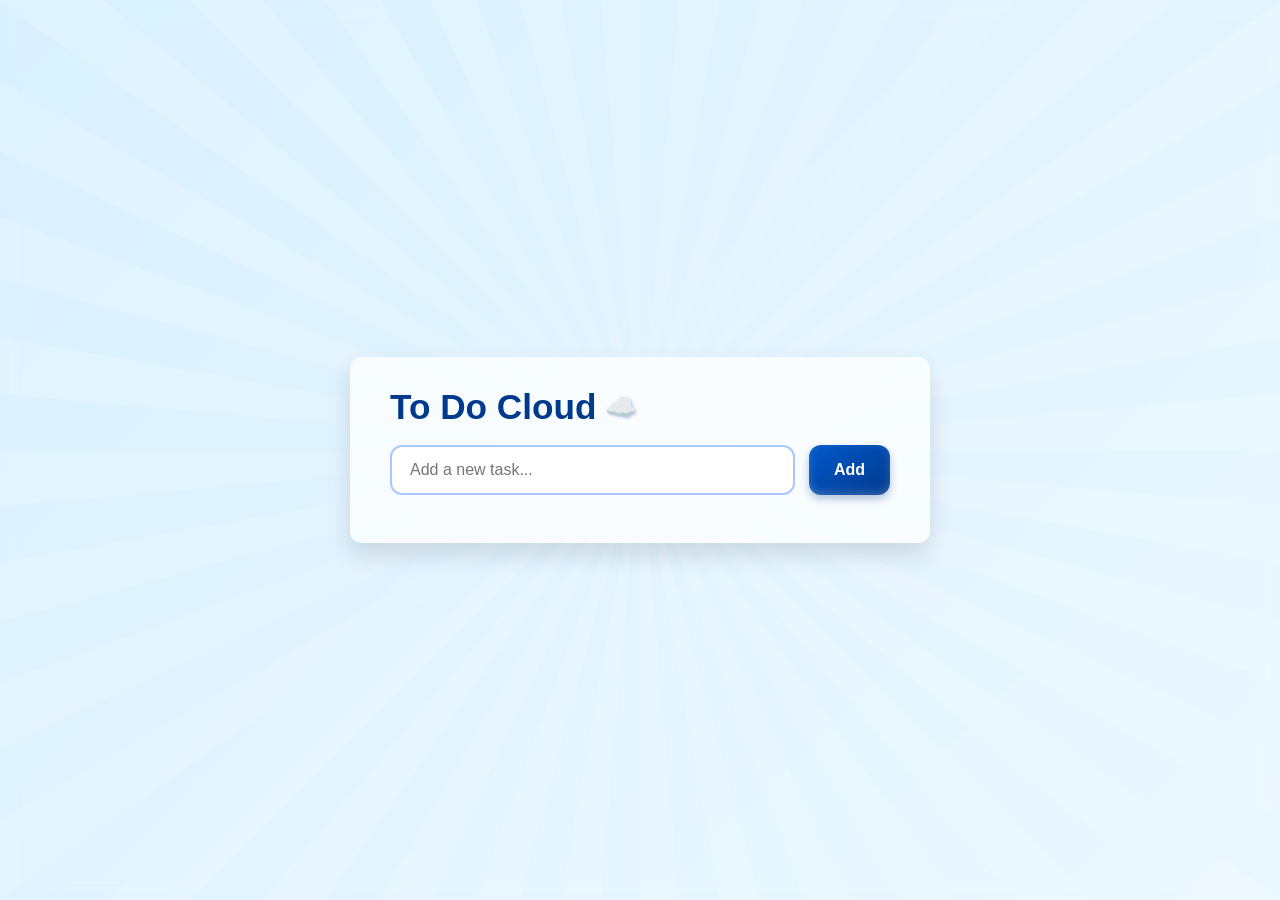
<file: index.html>
<!DOCTYPE html>
<html lang="en">
<head>
<meta charset="UTF-8" />
<meta name="viewport" content="width=device-width, initial-scale=1" />
<title>CloudyTasks</title>
<style>
  /* Dynamic gradient background animation */
  @keyframes gradientBG {
    0% { background-position: 0% 50%; }
    50% { background-position: 100% 50%; }
    100% { background-position: 0% 50%; }
  }

  /* Mosaic blur using backdrop-filter and grid overlay */
  body {
    margin: 0;
    height: 100vh;
    background: linear-gradient(-45deg, #a7cbff, #e0ecff, #f0faff, #d9f0ff);
    background-size: 400% 400%;
    animation: gradientBG 15s ease infinite;
    display: flex;
    justify-content: center;
    align-items: center;
    font-family: 'Segoe UI', Tahoma, Geneva, Verdana, sans-serif;
  }

  /* Mosaic grid overlay with blur */
  body::before {
    content: "";
    position: fixed;
    top: 0; left: 0;
    width: 100vw; height: 100vh;
    background: repeating-conic-gradient(
      from 45deg,
      rgba(255,255,255,0.15) 0deg 5deg,
      transparent 5deg 10deg
    );
    backdrop-filter: blur(8px);
    pointer-events: none;
    z-index: -1;
  }

  /* Container styling */
  .todo-container {
    background: rgba(255, 255, 255, 0.75);
    border-radius: 12px;
    box-shadow: 0 12px 24px rgba(0,0,0,0.12);
    padding: 30px 40px;
    width: 500px;
    max-width: 90vw;
    display: flex;
    flex-direction: column;
    gap: 18px;
    position: relative;
  }

  /* Heading */
  h1 {
    font-weight: 900;
    font-size: 2.2rem;
    color: #003a8c;
    margin: 0;
    display: flex;
    align-items: center;
    gap: 8px;
  }

  /* Cloud emoji with subtle drop shadow */
  h1 span {
    text-shadow: 1px 1px 3px rgba(0, 58, 140, 0.3);
    font-size: 1.6rem;
  }

  /* Input and button wrapper */
  form {
    display: flex;
    gap: 14px;
  }

  input[type="text"] {
    flex: 1;
    padding: 14px 18px;
    font-size: 1rem;
    border: 2px solid #aac7ff;
    border-radius: 12px;
    outline: none;
    transition: border-color 0.3s ease;
  }
  input[type="text"]:focus {
    border-color: #0059cc;
    background: #e6f0ff;
  }

  /* Classy button with effects */
  button {
    background: linear-gradient(145deg, #0059cc, #003a8c);
    border: none;
    border-radius: 12px;
    color: white;
    padding: 14px 25px;
    font-weight: 600;
    font-size: 1rem;
    cursor: pointer;
    box-shadow:
      0 4px 8px rgba(0, 58, 140, 0.3),
      inset 0 -3px 8px rgba(255, 255, 255, 0.2);
    transition:
      background 0.3s ease,
      box-shadow 0.3s ease,
      transform 0.15s ease;
  }
  button:hover {
    background: linear-gradient(145deg, #003a8c, #002766);
    box-shadow:
      0 6px 14px rgba(0, 58, 140, 0.5),
      inset 0 3px 8px rgba(255, 255, 255, 0.3);
    transform: translateY(-2px);
  }
  button:active {
    background: linear-gradient(145deg, #002766, #001944);
    box-shadow:
      inset 0 3px 8px rgba(0, 58, 140, 0.6);
    transform: translateY(1px);
  }

  /* Task list styles */
  ul.tasks {
    list-style: none;
    margin: 0;
    padding: 0;
    max-height: 300px;
    overflow-y: auto;
  }
  ul.tasks li {
    background: #cfe0ff;
    margin-bottom: 12px;
    padding: 12px 16px;
    font-weight: 600;
    border-radius: 8px;
    box-shadow: 1px 1px 5px rgba(0,0,0,0.08);
    transition: background 0.3s ease;
  }
  ul.tasks li.completed {
    background: #a4c6ff;
    text-decoration: line-through;
    color: #445973;
  }
  ul.tasks li:hover {
    background: #99bbff;
    cursor: pointer;
  }
</style>
</head>
<body>
  <div class="todo-container" role="main" aria-label="To Do List">
    <h1>To Do Cloud <span>☁️</span></h1>
    <form id="taskForm" aria-label="Add Task Form">
      <input id="taskInput" type="text" placeholder="Add a new task..." aria-label="Task input" required />
      <button type="submit" aria-label="Add task button">Add</button>
    </form>
    <ul class="tasks" aria-live="polite" aria-label="Task list"></ul>
  </div>
  <script>
    const form = document.getElementById('taskForm');
    const input = document.getElementById('taskInput');
    const taskList = document.querySelector('.tasks');

    // Add new task
    form.addEventListener('submit', e => {
      e.preventDefault();
      const taskText = input.value.trim();
      if (taskText === '') return;
      
      const li = document.createElement('li');
      li.textContent = taskText;

      // Toggle complete on click
      li.addEventListener('click', () => {
        li.classList.toggle('completed');
      });

      taskList.appendChild(li);
      input.value = '';
      input.focus();
    });
  </script>
</body>
</html>
</file>
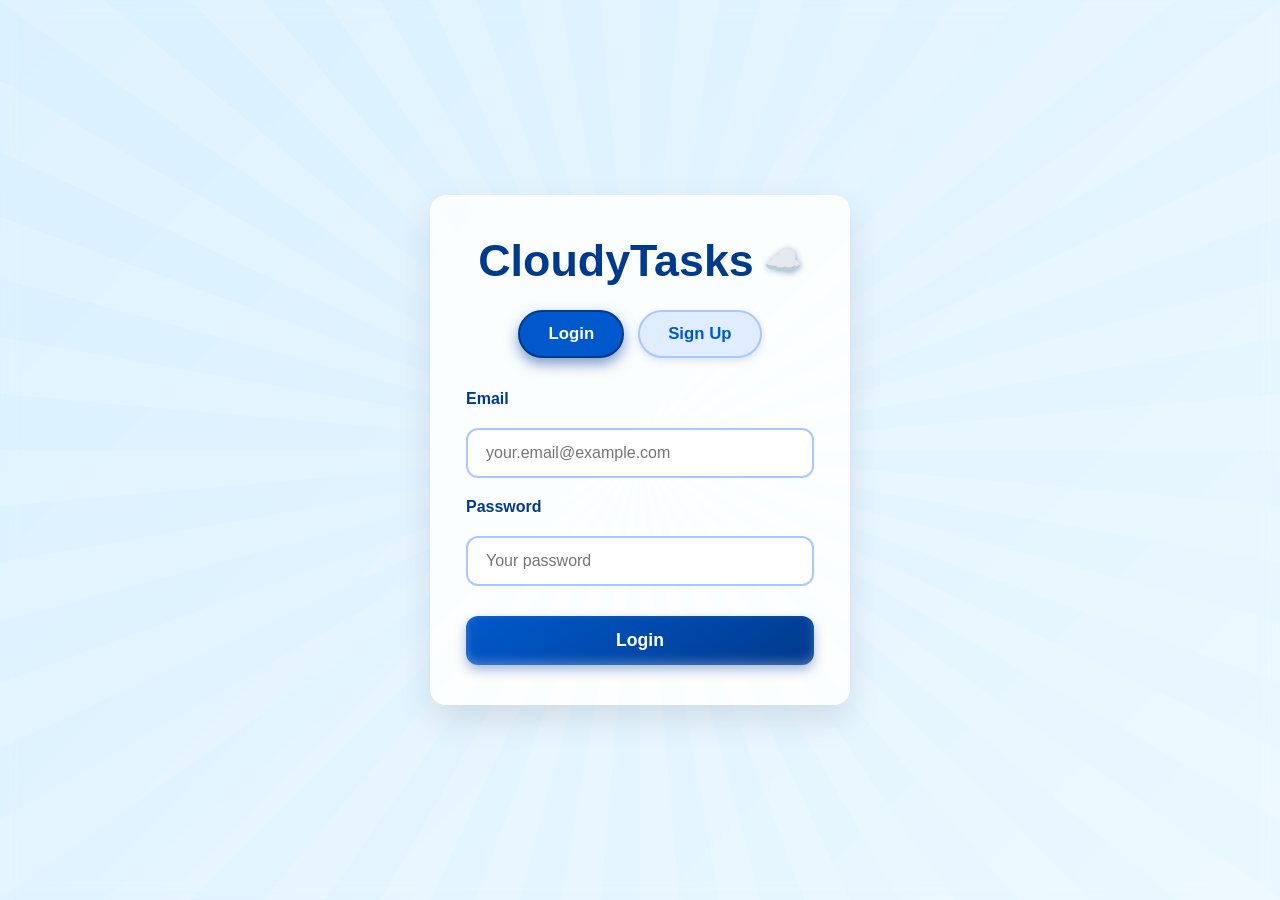
<file: login.html>
<!DOCTYPE html>
<html lang="en">
<head>
<meta charset="UTF-8" />
<meta name="viewport" content="width=device-width, initial-scale=1" />
<title>To Do Cloud - Login & Signup</title>
<style>
  @keyframes gradientBG {
    0% { background-position: 0% 50%; }
    50% { background-position: 100% 50%; }
    100% { background-position: 0% 50%; }
  }
  body {
    margin: 0;
    height: 100vh;
    font-family: 'Segoe UI', Tahoma, Geneva, Verdana, sans-serif;
    background: linear-gradient(-45deg, #a7cbff, #e0ecff, #f0faff, #d9f0ff);
    background-size: 400% 400%;
    animation: gradientBG 15s ease infinite;
    display: flex;
    justify-content: center;
    align-items: center;
  }
  body::before {
    content: "";
    position: fixed;
    top: 0; left: 0;
    width: 100vw; height: 100vh;
    background: repeating-conic-gradient(
      from 45deg,
      rgba(255,255,255,0.15) 0deg 5deg,
      transparent 5deg 10deg
    );
    backdrop-filter: blur(8px);
    pointer-events: none;
    z-index: -1;
  }

  /* Container */
  .auth-container {
    background: rgba(255, 255, 255, 0.85);
    border-radius: 16px;
    box-shadow: 0 14px 34px rgba(0,0,0,0.1);
    width: 420px;
    max-width: 90vw;
    padding: 40px 36px;
    box-sizing: border-box;
    text-align: center;
  }

  /* Heading */
  .auth-container h1 {
    font-weight: 900;
    font-size: 2.8rem;
    margin-top: 0;
    margin-bottom: 24px;
    color: #003a8c;
    display: flex;
    justify-content: center;
    align-items: center;
    gap: 10px;
  }
  .auth-container h1 span {
    font-size: 1.9rem;
    text-shadow: 1px 1px 6px rgba(0, 58, 140, 0.4);
  }

  /* Toggle buttons */
  .switch-buttons {
    display: flex;
    justify-content: center;
    gap: 14px;
    margin-bottom: 32px;
  }
  .switch-buttons button {
    background: #e0ecff;
    border: 2px solid #aac7ff;
    border-radius: 30px;
    padding: 12px 28px;
    font-size: 1.05rem;
    font-weight: 700;
    cursor: pointer;
    transition:
      background 0.3s ease,
      border-color 0.3s ease,
      color 0.3s ease;
    color: #0059cc;
    box-shadow:
      0 3px 7px rgba(0, 89, 204, 0.15);
  }
  .switch-buttons button.active,
  .switch-buttons button:hover {
    background: #0059cc;
    border-color: #003a8c;
    color: #fff;
    box-shadow:
      0 6px 14px rgba(0, 58, 140, 0.5);
  }

  /* Forms */
  form.auth-form {
    display: none;
    flex-direction: column;
    gap: 20px;
  }
  form.auth-form.active {
    display: flex;
  }

  label {
    text-align: left;
    font-weight: 600;
    color: #003a8c;
  }

  input[type="text"],
  input[type="email"],
  input[type="password"] {
    width: 100%;
    padding: 14px 18px;
    font-size: 1rem;
    border: 2px solid #aac7ff;
    border-radius: 12px;
    outline: none;
    transition: border-color 0.3s ease;
    box-sizing: border-box;
  }
  input[type="text"]:focus,
  input[type="email"]:focus,
  input[type="password"]:focus {
    border-color: #0059cc;
    background: #e6f0ff;
  }

  /* Submit button */
  button.submit-btn {
    margin-top: 10px;
    background: linear-gradient(145deg, #0059cc, #003a8c);
    border: none;
    border-radius: 12px;
    color: white;
    padding: 14px 0;
    font-weight: 700;
    font-size: 1.1rem;
    cursor: pointer;
    box-shadow:
      0 5px 12px rgba(0, 58, 140, 0.35),
      inset 0 -4px 10px rgba(255, 255, 255, 0.25);
    transition:
      background 0.3s ease,
      box-shadow 0.3s ease,
      transform 0.15s ease;
  }
  button.submit-btn:hover {
    background: linear-gradient(145deg, #003a8c, #002766);
    box-shadow:
      0 7px 18px rgba(0, 58, 140, 0.6),
      inset 0 3px 10px rgba(255, 255, 255, 0.35);
    transform: translateY(-2px);
  }
  button.submit-btn:active {
    background: linear-gradient(145deg, #002766, #001944);
    box-shadow:
      inset 0 3px 10px rgba(0, 58, 140, 0.6);
    transform: translateY(1px);
  }

  /* Responsive */
  @media (max-width: 460px) {
    .auth-container {
      padding: 30px 24px;
      width: 100vw;
      border-radius: 0;
    }
    .switch-buttons button {
      padding: 10px 20px;
      font-size: 1rem;
    }
  }
</style>
</head>
<body>
  <main>
    <section class="auth-container" role="main" aria-label="Authentication container">
      <h1>CloudyTasks <span>☁️</span></h1>

      <!-- Switch buttons -->
      <nav class="switch-buttons" role="tablist" aria-label="Switch between login and sign up">
        <button id="loginBtn" class="active" role="tab" aria-selected="true" aria-controls="loginForm">Login</button>
        <button id="signupBtn" role="tab" aria-selected="false" aria-controls="signupForm">Sign Up</button>
      </nav>

      <!-- Login form -->
      <form id="loginForm" class="auth-form active" role="tabpanel" aria-labelledby="loginBtn" aria-hidden="false" autocomplete="on">
        <label for="loginEmail">Email</label>
        <input id="loginEmail" name="loginEmail" type="email" placeholder="your.email@example.com" required autocomplete="email" />

        <label for="loginPassword">Password</label>
        <input id="loginPassword" name="loginPassword" type="password" placeholder="Your password" required autocomplete="current-password" />

        <button type="submit" class="submit-btn" aria-label="Login">Login</button>
      </form>

      <!-- Signup form -->
      <form id="signupForm" class="auth-form" role="tabpanel" aria-labelledby="signupBtn" aria-hidden="true" autocomplete="on">
        <label for="signupName">Full Name</label>
        <input id="signupName" name="signupName" type="text" placeholder="Your full name" required autocomplete="name" />

        <label for="signupEmail">Email</label>
        <input id="signupEmail" name="signupEmail" type="email" placeholder="your.email@example.com" required autocomplete="email" />

        <label for="signupPassword">Password</label>
        <input id="signupPassword" name="signupPassword" type="password" placeholder="Create a password" required autocomplete="new-password" />

        <label for="signupPasswordConfirm">Confirm Password</label>
        <input id="signupPasswordConfirm" name="signupPasswordConfirm" type="password" placeholder="Confirm your password" required autocomplete="new-password" />

        <button type="submit" class="submit-btn" aria-label="Sign Up">Sign Up</button>
      </form>
    </section>
  </main>

<script>
  const loginBtn = document.getElementById('loginBtn');
  const signupBtn = document.getElementById('signupBtn');
  const loginForm = document.getElementById('loginForm');
  const signupForm = document.getElementById('signupForm');

  // Switch to login view
  loginBtn.addEventListener('click', () => {
    loginBtn.classList.add('active');
    signupBtn.classList.remove('active');
    loginBtn.setAttribute('aria-selected', 'true');
    signupBtn.setAttribute('aria-selected', 'false');
    loginForm.classList.add('active');
    signupForm.classList.remove('active');
    loginForm.setAttribute('aria-hidden', 'false');
    signupForm.setAttribute('aria-hidden', 'true');
  });

  // Switch to signup view
  signupBtn.addEventListener('click', () => {
    signupBtn.classList.add('active');
    loginBtn.classList.remove('active');
    signupBtn.setAttribute('aria-selected', 'true');
    loginBtn.setAttribute('aria-selected', 'false');
    signupForm.classList.add('active');
    loginForm.classList.remove('active');
    signupForm.setAttribute('aria-hidden', 'false');
    loginForm.setAttribute('aria-hidden', 'true');
  });

  // Form submission handlers (Replace with your auth logic)
  loginForm.addEventListener('submit', e => {
    e.preventDefault();
    alert('Login form submitted!\nEmail: ' + loginForm.loginEmail.value);
    loginForm.reset();
  });

  signupForm.addEventListener('submit', e => {
    e.preventDefault();
    if (signupForm.signupPassword.value !== signupForm.signupPasswordConfirm.value) {
      alert('Passwords do not match!');
      return;
    }
    alert('Signup form submitted!\nName: ' + signupForm.signupName.value + '\nEmail: ' + signupForm.signupEmail.value);
    signupForm.reset();
  });
</script>
</body>
</html>
</file>
